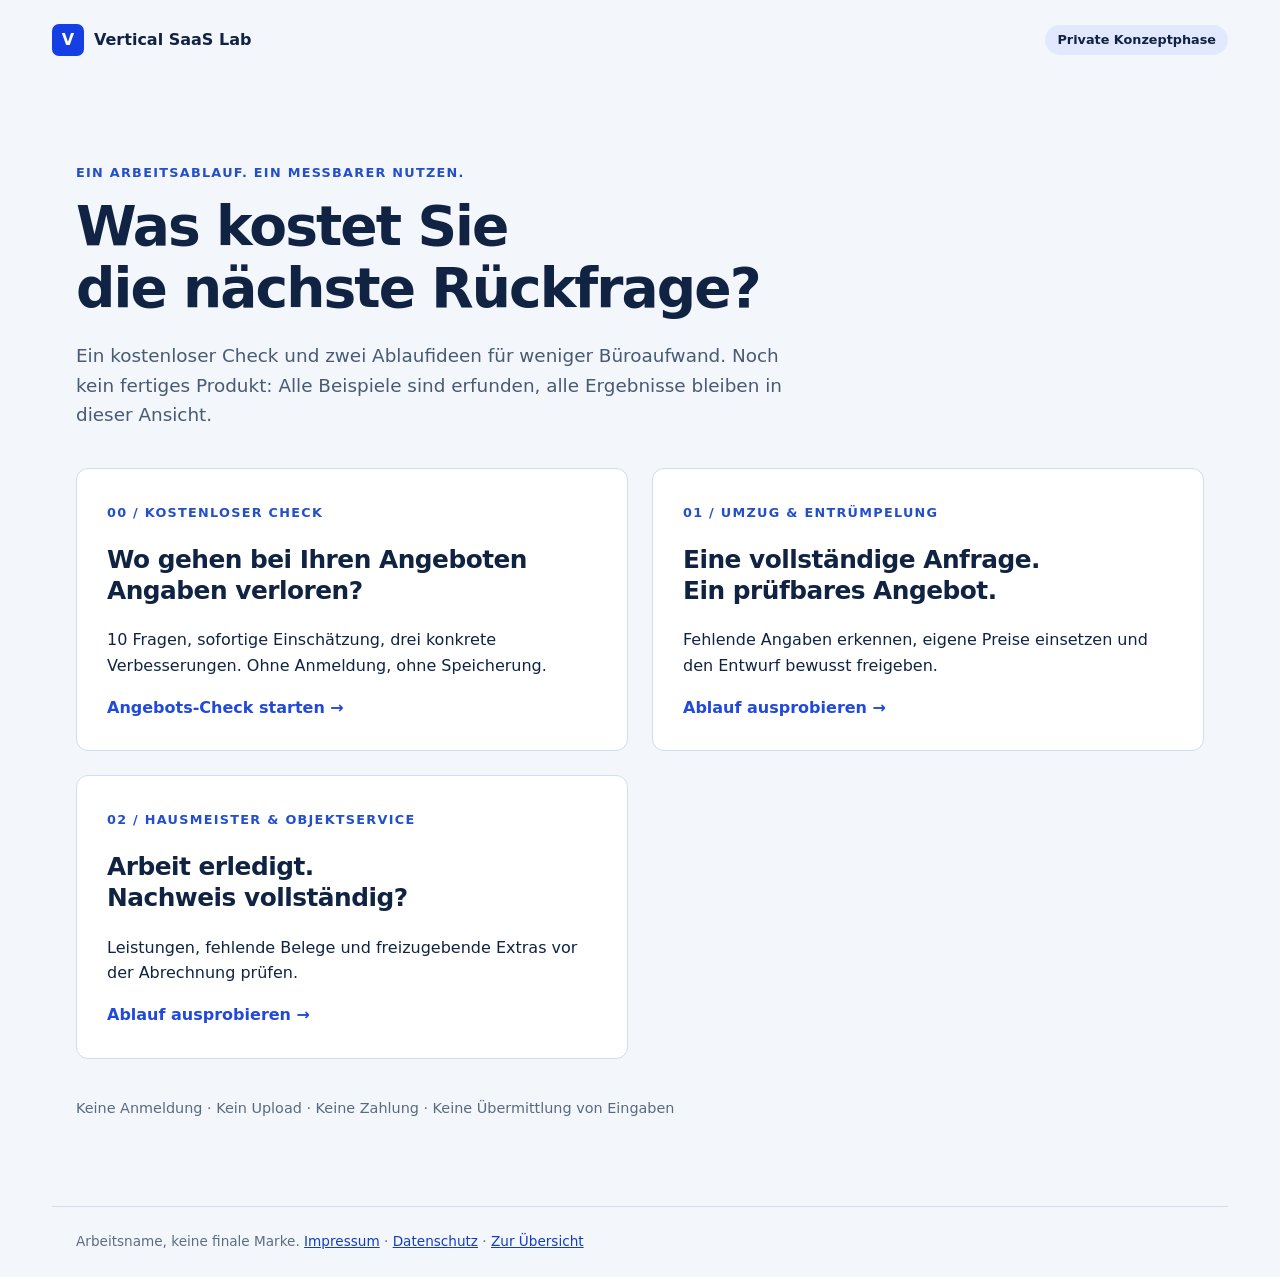
<file: index.html>
<!doctype html>
<html lang="de"><head><meta charset="utf-8"><meta name="viewport" content="width=device-width,initial-scale=1"><meta name="description" content="Kostenloser Angebots-Check und zwei private Ablaufprototypen für die Validierung eines deutschen Branchenprodukts."><title>Vertical SaaS Lab · Ablaufprototypen</title><link rel="icon" href="favicon.svg" type="image/svg+xml"><link rel="stylesheet" href="styles.css"></head><body><header><a class="brand" href="index.html"><span class="mark">V</span> Vertical SaaS Lab</a><span class="tag">Private Konzeptphase</span></header><main class="chooser"><p class="eyebrow">EIN ARBEITSABLAUF. EIN MESSBARER NUTZEN.</p><h1>Was kostet Sie<br>die nächste Rückfrage?</h1><p class="lede">Ein kostenloser Check und zwei Ablaufideen für weniger Büroaufwand. Noch kein fertiges Produkt: Alle Beispiele sind erfunden, alle Ergebnisse bleiben in dieser Ansicht.</p><div class="choice-grid"><a class="choice" href="angebots-check.html"><span class="eyebrow">00 / KOSTENLOSER CHECK</span><h2>Wo gehen bei Ihren Angeboten Angaben verloren?</h2><p>10 Fragen, sofortige Einschätzung, drei konkrete Verbesserungen. Ohne Anmeldung, ohne Speicherung.</p><strong>Angebots-Check starten →</strong></a><a class="choice" href="umzug.html"><span class="eyebrow">01 / UMZUG & ENTRÜMPELUNG</span><h2>Eine vollständige Anfrage.<br>Ein prüfbares Angebot.</h2><p>Fehlende Angaben erkennen, eigene Preise einsetzen und den Entwurf bewusst freigeben.</p><strong>Ablauf ausprobieren →</strong></a><a class="choice" href="objektservice.html"><span class="eyebrow">02 / HAUSMEISTER & OBJEKTSERVICE</span><h2>Arbeit erledigt.<br>Nachweis vollständig?</h2><p>Leistungen, fehlende Belege und freizugebende Extras vor der Abrechnung prüfen.</p><strong>Ablauf ausprobieren →</strong></a></div><p class="muted">Keine Anmeldung · Kein Upload · Keine Zahlung · Keine Übermittlung von Eingaben</p></main><footer>Arbeitsname, keine finale Marke. <a href="impressum.html">Impressum</a> · <a href="datenschutz.html">Datenschutz</a> · <a href="index.html">Zur Übersicht</a></footer></body></html>
</file>
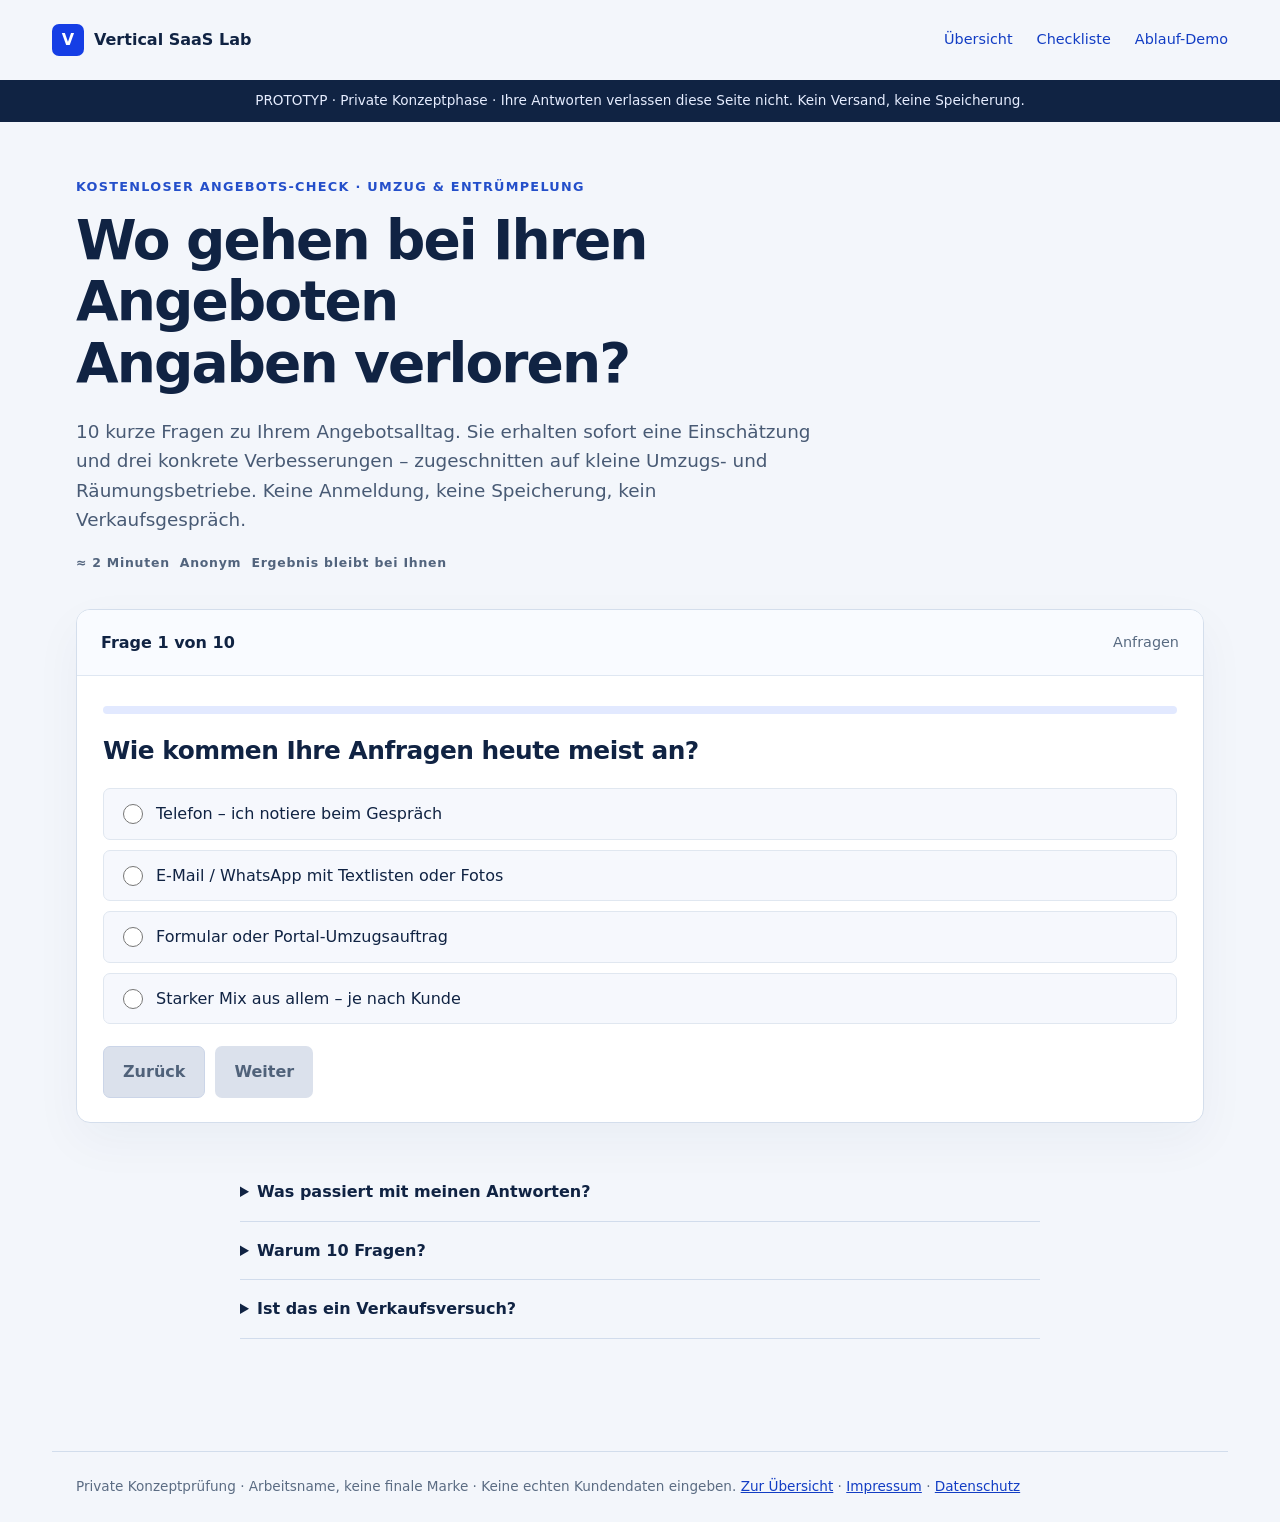
<file: angebots-check.html>
<!doctype html>
<html lang="de"><head>
<meta charset="utf-8"><meta name="viewport" content="width=device-width,initial-scale=1">

<meta name="description" content="Kostenloser Angebots-Check für kleine Umzugs- und Räumungsbetriebe: 10 Fragen zeigen, wo bei der Angebotsbearbeitung Angaben verloren gehen. Ohne Anmeldung, ohne Speicherung.">
<title>Angebots-Check für Umzugsbetriebe · Vertical SaaS Lab</title>
<link rel="icon" href="favicon.svg" type="image/svg+xml">
<link rel="stylesheet" href="styles.css">
<style>
.q-card{display:none}.q-card.active{display:block}
.opt{display:flex;align-items:flex-start;gap:10px;margin:10px 0;padding:12px 14px;background:#f6f8fd;border:1px solid #e0e7f0;border-radius:7px;cursor:pointer}
.opt:hover{border-color:#94a9f4;background:#eef2ff}
.opt input{width:20px;height:20px;flex-shrink:0;margin-top:3px;accent-color:#153ee5}
.opt label{cursor:pointer;display:block}
.progressbar{height:8px;background:#e2e9ff;border-radius:4px;overflow:hidden;margin:6px 0 22px}
.progressbar>div{height:100%;background:#153ee5;width:0%;transition:width .2s}
.rec{border:1px solid #dce5f1;border-left:4px solid #153ee5;background:#fff;border-radius:8px;padding:14px 16px;margin:12px 0}
.rec h3{margin:0 0 6px}
.scorebox{display:flex;align-items:center;gap:18px;background:#f1f5fc;border-radius:10px;padding:16px 20px;margin:18px 0}
.scorebox strong{font-size:2.4rem;line-height:1}
.optin{background:#f2f6fc;border-radius:10px;padding:18px 20px;margin:22px 0}
.optin label.checkline{display:flex;align-items:flex-start;gap:10px;margin:12px 0;font-size:.95rem}
.optin input{width:18px;height:18px;margin-top:3px;accent-color:#153ee5}
.qmeta{font-size:.85rem;color:#52647d;margin:4px 0 14px}
.legend{display:flex;gap:10px;flex-wrap:wrap;margin:18px 0}
.legend span{font-size:.78rem;font-weight:700;letter-spacing:.06em;color:#52647d}
.steps{display:flex;justify-content:space-between;align-items:center}
@media(max-width:850px){.scorebox{flex-direction:column;align-items:flex-start;gap:6px}}
</style>
</head>
<body>
<header>
  <a class="brand" href="index.html"><span class="mark">V</span> Vertical SaaS Lab</a>
  <nav><a href="index.html">Übersicht</a><a href="checkliste.html">Checkliste</a><a href="umzug.html">Ablauf-Demo</a></nav>
</header>
<div class="notice">PROTOTYP · Private Konzeptphase · Ihre Antworten verlassen diese Seite nicht. Kein Versand, keine Speicherung.</div>

<main>
  <p class="eyebrow">KOSTENLOSER ANGEBOTS-CHECK · UMZUG &amp; ENTRÜMPELUNG</p>
  <h1>Wo gehen bei Ihren Angeboten<br>Angaben verloren?</h1>
  <p class="lede">10 kurze Fragen zu Ihrem Angebotsalltag. Sie erhalten sofort eine Einschätzung und drei konkrete Verbesserungen – zugeschnitten auf kleine Umzugs- und Räumungsbetriebe. Keine Anmeldung, keine Speicherung, kein Verkaufsgespräch.</p>
  <div class="legend"><span>≈ 2 Minuten</span><span>Anonym</span><span>Ergebnis bleibt bei Ihnen</span></div>

  <div class="workspace">
    <div class="workspace-top">
      <p><strong>Frage <span id="qnum">1</span> von 10</strong></p>
      <p class="muted" id="topic">Anfragen</p>
    </div>
    <div style="padding:24px 26px">
      <div class="progressbar"><div id="bar"></div></div>

      <!-- Q1 -->
      <section class="q-card active" data-q="1">
        <h2>Wie kommen Ihre Anfragen heute meist an?</h2>
        <div class="opt"><input type="radio" name="q1" id="q1a" value="1"><label for="q1a">Telefon – ich notiere beim Gespräch</label></div>
        <div class="opt"><input type="radio" name="q1" id="q1b" value="2"><label for="q1b">E-Mail / WhatsApp mit Textlisten oder Fotos</label></div>
        <div class="opt"><input type="radio" name="q1" id="q1c" value="3"><label for="q1c">Formular oder Portal-Umzugsauftrag</label></div>
        <div class="opt"><input type="radio" name="q1" id="q1d" value="2"><label for="q1d">Starker Mix aus allem – je nach Kunde</label></div>
      </section>

      <!-- Q2 -->
      <section class="q-card" data-q="2">
        <h2>Was fehlt in der ersten Anfrage am häufigsten?</h2>
        <div class="opt"><input type="radio" name="q2" id="q2a" value="2"><label for="q2a">Der tatsächliche Umfang (Zimmer, Zugänge, Sonderfälle)</label></div>
        <div class="opt"><input type="radio" name="q2" id="q2b" value="2"><label for="q2b">Einsatzort / Adresse(n) im Detail</label></div>
        <div class="opt"><input type="radio" name="q2" id="q2c" value="1"><label for="q2c">Der Terminwunsch</label></div>
        <div class="opt"><input type="radio" name="q2" id="q2d" value="0"><label for="q2d">Eigentlich nichts – Anfragen sind vollständig</label></div>
      </section>

      <!-- Q3 -->
      <section class="q-card" data-q="3">
        <h2>Wie entsteht Ihr Angebot?</h2>
        <div class="opt"><input type="radio" name="q3" id="q3a" value="2"><label for="q3a">Aus einer Vorlage (Word/Excel), die ich von Hand ausfülle</label></div>
        <div class="opt"><input type="radio" name="q3" id="q3b" value="1"><label for="q3b">Aus dem Kopf, nach Gespräch/Besichtigung</label></div>
        <div class="opt"><input type="radio" name="q3" id="q3c" value="1"><label for="q3c">Mit Software (Umzugs-/Kalkulationsprogramm)</label></div>
        <div class="opt"><input type="radio" name="q3" id="q3d" value="0"><label for="q3d">Mit Software plus persönlicher Prüfung – funktioniert gut</label></div>
      </section>

      <!-- Q4 -->
      <section class="q-card" data-q="4">
        <h2>Wie oft müssen Sie nachfassen, bis alle Angaben für ein Angebot da sind?</h2>
        <div class="opt"><input type="radio" name="q4" id="q4a" value="0"><label for="q4a">Fast nie</label></div>
        <div class="opt"><input type="radio" name="q4" id="q4b" value="1"><label for="q4b">1–2 Rückfragen pro Auftrag</label></div>
        <div class="opt"><input type="radio" name="q4" id="q4c" value="2"><label for="q4c">3 oder mehr Rückfragen – das kostet Zeit</label></div>
      </section>

      <!-- Q5 -->
      <section class="q-card" data-q="5">
        <h2>Was ändert sich nach der Angebotserstellung häufig?</h2>
        <div class="opt"><input type="radio" name="q5" id="q5a" value="2"><label for="q5a">Umfang oder Zugänge weichen vom Besichtigungsbild ab</label></div>
        <div class="opt"><input type="radio" name="q5" id="q5b" value="1"><label for="q5b">Termine verschieben sich</label></div>
        <div class="opt"><input type="radio" name="q5" id="q5c" value="1"><label for="q5c">Zusatzwünsche kommen dazu (Packen, Lagerung, Entrümpelung)</label></div>
        <div class="opt"><input type="radio" name="q5" id="q5d" value="0"><label for="q5d">Selten bis nie – der erste Stand hält</label></div>
      </section>

      <!-- Q6 -->
      <section class="q-card" data-q="6">
        <h2>Wo wird der endgültige Stand des Auftrags festgehalten?</h2>
        <div class="opt"><input type="radio" name="q6" id="q6a" value="2"><label for="q6a">Verteilt: E-Mail-Verlauf, Notizen, Telefon, Werkstatt-Tafel</label></div>
        <div class="opt"><input type="radio" name="q6" id="q6b" value="1"><label for="q6b">In der Angebotsdatei, die ich mühsam aktuell halte</label></div>
        <div class="opt"><input type="radio" name="q6" id="q6c" value="1"><label for="q6c">Bei der Person, die den Auftrag betreut</label></div>
        <div class="opt"><input type="radio" name="q6" id="q6d" value="0"><label for="q6d">An einem festen, immer gleichen Ort</label></div>
      </section>

      <!-- Q7 -->
      <section class="q-card" data-q="7">
        <h2>Wer erstellt die Angebote?</h2>
        <div class="opt"><input type="radio" name="q7" id="q7a" value="2"><label for="q7a">Ich selbst – meist abends oder am Wochenende</label></div>
        <div class="opt"><input type="radio" name="q7" id="q7b" value="1"><label for="q7b">Büro / Disposition</label></div>
        <div class="opt"><input type="radio" name="q7" id="q7c" value="0"><label for="q7c">Feste zuständige Person mit klarer Zeit dafür</label></div>
      </section>

      <!-- Q8 -->
      <section class="q-card" data-q="8">
        <h2>Wie viele qualifizierte Anfragen erreichen Sie pro Monat?</h2>
        <p class="qmeta">Gemeint: konkrete Aufträge in Ihrem Gebiet, für die ein Angebot oder eine Besichtigung sinnvoll ist.</p>
        <div class="opt"><input type="radio" name="q8" id="q8a" value="0"><label for="q8a">Unter 20</label></div>
        <div class="opt"><input type="radio" name="q8" id="q8b" value="1"><label for="q8b">20–40</label></div>
        <div class="opt"><input type="radio" name="q8" id="q8c" value="2"><label for="q8c">Über 40</label></div>
      </section>

      <!-- Q9 -->
      <section class="q-card" data-q="9">
        <h2>Welche Werkzeuge nutzen Sie heute für Anfragen und Angebote?</h2>
        <div class="opt"><input type="radio" name="q9" id="q9a" value="0"><label for="q9a">Spezialsoftware</label></div>
        <div class="opt"><input type="radio" name="q9" id="q9b" value="1"><label for="q9b">E-Mail, WhatsApp, Excel/Word</label></div>
        <div class="opt"><input type="radio" name="q9" id="q9c" value="2"><label for="q9c">Vor allem Papier und Telefonnotizen</label></div>
      </section>

      <!-- Q10 -->
      <section class="q-card" data-q="10">
        <h2>Was ärgert Sie an Ihrer heutigen Angebotsbearbeitung am meisten?</h2>
        <div class="opt"><input type="radio" name="q10" id="q10a" value="2"><label for="q10a">Zeit – ich sitze abends an Angeboten statt im Betrieb</label></div>
        <div class="opt"><input type="radio" name="q10" id="q10b" value="2"><label for="q10b">Fehlende Angaben führen zu Diskussionen auf der Baustelle</label></div>
        <div class="opt"><input type="radio" name="q10" id="q10c" value="1"><label for="q10c">Ich kann schlecht nachvollziehen, wo ein Auftrag gerade steht</label></div>
        <div class="opt"><input type="radio" name="q10" id="q10d" value="0"><label for="q10d">Nichts Größeres – läuft, wie es ist</label></div>
      </section>

      <!-- Result -->
      <section class="q-card" id="result">
        <h2>Ihre Einschätzung</h2>
        <div class="scorebox"><strong id="score">–</strong><p id="scoretext" style="margin:0"></p></div>
        <div id="recs"></div>
        <div class="optin">
          <h3>Ergebnis + 8-Punkte-Checkliste per E-Mail?</h3>
          <p class="muted">Wir schicken Ihnen Ihr Ergebnis und die 8-Punkte-Checkliste für vollständige Anfragen per E-Mail. Wir nutzen Ihre Adresse nur für diese eine Antwort – kein Newsletter, kein Anruf, keine Weitergabe.</p>
          <label class="checkline"><input type="checkbox" id="consent"><span>Ja, bitte senden Sie mir das Ergebnis per E-Mail. (Freiwillige, ausdrückliche Einwilligung – jederzeit widerrufbar.)</span></label>
          <div class="actions">
            <button class="button" id="mailbtn" disabled>Ergebnis anfordern</button>
            <button class="secondary button" id="copybtn">Ergebnis kopieren</button>
          </div>
          <p class="muted" id="mailhint" style="margin-top:10px">Das öffnet Ihr E-Mail-Programm mit einer vorbereiteten Anfrage. Die E-Mail senden Sie selbst – so bleibt die Kontrolle komplett bei Ihnen.</p>
          <p class="muted" id="copyhint" hidden>Ergebnis in die Zwischenablage kopiert – Sie können es selbst in eine E-Mail einfügen und senden.</p>
          <p class="muted" style="margin-top:12px">Nicht warten? <a href="checkliste.html">8-Punkte-Checkliste direkt öffnen und ausdrucken →</a></p>
        </div>
        <p class="muted">Hinweis: Dies ist eine private Konzeptprüfung eines möglichen Werkzeugs, keine Geschäftsbeziehung. Die Auswertung ist eine Selbsteinschätzung auf Basis Ihrer Angaben, keine Beratung.</p>
        <div class="actions" style="margin-top:18px">
          <button class="button secondary" id="restart">Check neu starten</button>
          <a class="button" href="umzug.html">Ablauf-Demo ansehen →</a>
        </div>
      </section>

      <div class="actions" style="margin-top:22px" id="navbtns">
        <button class="secondary button" id="back" disabled>Zurück</button>
        <button class="button" id="next" disabled>Weiter</button>
      </div>
    </div>
  </div>

  <div class="faq">
    <details><summary>Was passiert mit meinen Antworten?</summary><p>Nichts. Diese Seite speichert und übermittelt nichts. Die Auswertung berechnet Ihr Ergebnis allein im Browser. Nur wenn Sie selbst danach aktiv Ihre E-Mail senden, erreichen uns Angaben.</p></details>
    <details><summary>Warum 10 Fragen?</summary><p>Sie entsprechen den Punkten, die in der Praxis die meisten Rückfragen, Baustellen-Diskussionen und Abendbüros verursachen: Anfragenweg, Vollständigkeit, Nachfassen, spätere Änderungen, Festhalten des Endstands.</p></details>
    <details><summary>Ist das ein Verkaufsversuch?</summary><p>Der Check ist zuerst eine Selbstprüfung. Wenn am Ende Interesse an einem begrenzten Praxis-Test besteht, entscheiden Sie das selbst – es gibt keine automatischen Folgenachrichten.</p></details>
  </div>
</main>

<footer>Private Konzeptprüfung · Arbeitsname, keine finale Marke · Keine echten Kundendaten eingeben. <a href="index.html">Zur Übersicht</a> · <a href="impressum.html">Impressum</a> · <a href="datenschutz.html">Datenschutz</a></footer>

<script>
(function(){
  var TOTAL=10, cur=1, answers={}, lastResult={pct:0,level:'gering'}, TOPICS={1:"Anfragen",2:"Vollständigkeit",3:"Angebote",4:"Nachfassen",5:"Änderungen",6:"Festhalten",7:"Verantwortlich",8:"Volumen",9:"Werkzeuge",10:"Ärgernis"};
  var cards=document.querySelectorAll('.q-card'), bar=document.getElementById('bar'),
      qnum=document.getElementById('qnum'), topic=document.getElementById('topic'),
      next=document.getElementById('next'), back=document.getElementById('back'),
      nav=document.getElementById('navbtns');
  function show(n){cur=n;cards.forEach(function(c){c.classList.toggle('active', +c.dataset.q===n|| (c.id==='result'&&n===11))});
    qnum.textContent=Math.min(n,10); topic.textContent=n>10?"Ergebnis":TOPICS[n];
    bar.style.width=(Math.min(n-1,TOTAL)/TOTAL*100)+'%';
    var isRes=n===11; nav.hidden=isRes; back.disabled=(n===1);
    var g=document.querySelector('input[name="q'+n+'"]:checked'); next.disabled=!g;
    next.textContent=n===TOTAL?"Auswertung anzeigen":"Weiter";
    if(isRes)render();
  }
  document.addEventListener('change',function(e){ if(e.target.name&&e.target.name.indexOf('q')===0){answers[e.target.name]=+e.target.value; next.disabled=false;}});
  next.addEventListener('click',function(){ if(cur<TOTAL)show(cur+1); else show(11); });
  back.addEventListener('click',function(){ if(cur>1)show(cur-1); });
  document.getElementById('restart').addEventListener('click',function(){ location.reload(); });

  function render(){
    var v=function(k){return answers[k]!==undefined?answers[k]:0};
    var score=0; for(var i=1;i<=10;i++)score+=v('q'+i);
    var pct=Math.round(score/20*100);
    var el=document.getElementById('score'); el.textContent=pct+'/100';
    var txt=document.getElementById('scoretext');
    var level;
    if(pct>=60){txt.textContent='Hoher Klärungsbedarf: Ihre Angaben zeigen mehrere typische Verlustpunkte. Genau hier entstehen Rückfragen, Baustellen-Diskussionen und Abendbüros.';level='hoch'}
    else if(pct>=30){txt.textContent='Mittlerer Klärungsbedarf: Einige Abläufe funktionieren, an bestimmten Stellen gehen Angaben oder Zeit verloren.';level='mittel'}
    else{txt.textContent='Geringer Klärungsbedarf: Ihre Angebotsbearbeitung ist bereits strukturiert. Die folgenden Punkte können Sie stabil halten.';level='gering'}
    var recs=document.getElementById('recs'); recs.innerHTML='';
    function rec(t,d){var div=document.createElement('div');div.className='rec';var h=document.createElement('h3');h.textContent=t;var p=document.createElement('p');p.textContent=d;div.appendChild(h);div.appendChild(p);recs.appendChild(div);return div}
    if(v('q5')>0){rec('Änderungen sichtbar machen','Notieren Sie bei jedem Auftrag nach der Angebotserstellung eine feste Zeile „Stand: Datum – was neu ist“. Schon dieses eine Feld verhindert die häufigsten Diskussionen, weil jeder auf demselben Stand arbeitet.')}
    if(v('q6')>=1){rec('Einen festen Endstand pro Auftrag','Der endgültige Stand gehört an einen immer gleichen Ort – nicht in den E-Mail-Verlauf. Ein einfaches Blatt pro Auftrag mit „Letzter Stand am …“ reicht für den Anfang völlig aus.')}
    if(v('q4')>=1){rec('Einmal nachfragen statt dreimal','Prüfen Sie Anfragen direkt beim ersten Kontakt gegen eine kurze feste Liste: Umfang, Zugänge, Einsatzadresse, Terminwunsch. Eine strukturierte Erstfrage spart typischerweise zwei Rückfragen pro Auftrag.')}
    if(v('q7')===2&&v('q8')>=1){rec('Angebote aus dem Abendbüro holen','Bei 20+ Anfragen pro Monat und abendlicher Angebotserstellung lohnt es sich, den ersten Entwurf vor dem Abend anzustoßen (Vorlage mit vorbefüllten Stammdaten) – der Feinschliff bleibt bei Ihnen, das Blatt ist nie leer.')}
    if(v('q10')===2){rec('Diskussionen auf der Baustelle vermeiden','Weicht der tatsächliche Umfang vom Angebot ab, zählen Sie die Abweichung sofort mit Datum auf dem Auftrag fest. Das schützt Ihren Preis und die Beziehung – Diskussionen entstehen fast immer aus mündlichen Abweichungen.')}
    if(level==='gering'&&!recs.childNodes.length){rec('Ihr Ablauf ist stabil','Halten Sie das fest: dokumentieren Sie einmal, wie Ihre aktuelle Vorlage und Ihr Ablauf heute funktionieren. Das ist wertvoll – und jede künftige Entscheidung lässt sich daran messen.')}
    var opt=rec('Nächster Schritt: 30-Tage-Praxistest','Wenn Sie möchten, prüfen wir gemeinsam in einem begrenzten Test (bis zu 10 Angebotsfälle, 149 € netto, keine automatische Verlängerung), ob sich Ihr Büroaufwand messbar reduzieren lässt. Der Test ist eine eigene Entscheidung – dieser Check verpflichtet Sie zu nichts.');
    opt.style.borderLeftColor='#e29600';
    lastResult={pct:pct,level:level};
  }

  function summaryText(){
    var pct=lastResult.pct, level=lastResult.level;
    var lines=['Angebots-Check – Ergebnis: '+pct+'/100 ('+level+'er Klärungsbedarf)',''];
    for(var i=1;i<=10;i++){lines.push('Frage '+i+': '+(answers['q'+i]!==undefined?answers['q'+i]:'—'))}
    lines.push('','Bitte senden Sie mir mein Ergebnis und die 8-Punkte-Checkliste.','(Freiwillige Einwilligung, jederzeit widerrufbar. Kein Newsletter.)');
    return lines.join('\n');
  }
  var mailbtn=document.getElementById('mailbtn'), consent=document.getElementById('consent');
  consent.addEventListener('change',function(){mailbtn.disabled=!consent.checked});
  mailbtn.addEventListener('click',function(){
    var s=summaryText();
    location.href='mailto:hussamabbar5@gmail.com?subject='+encodeURIComponent('Angebots-Check: Ergebnis anfordern')+'&body='+encodeURIComponent(s);
  });
  document.getElementById('copybtn').addEventListener('click',function(){
    var s=summaryText();
    if(navigator.clipboard){navigator.clipboard.writeText(s).then(function(){document.getElementById('copyhint').hidden=false;});}
  });
  show(1);
})();
</script>
</body></html>
</file>
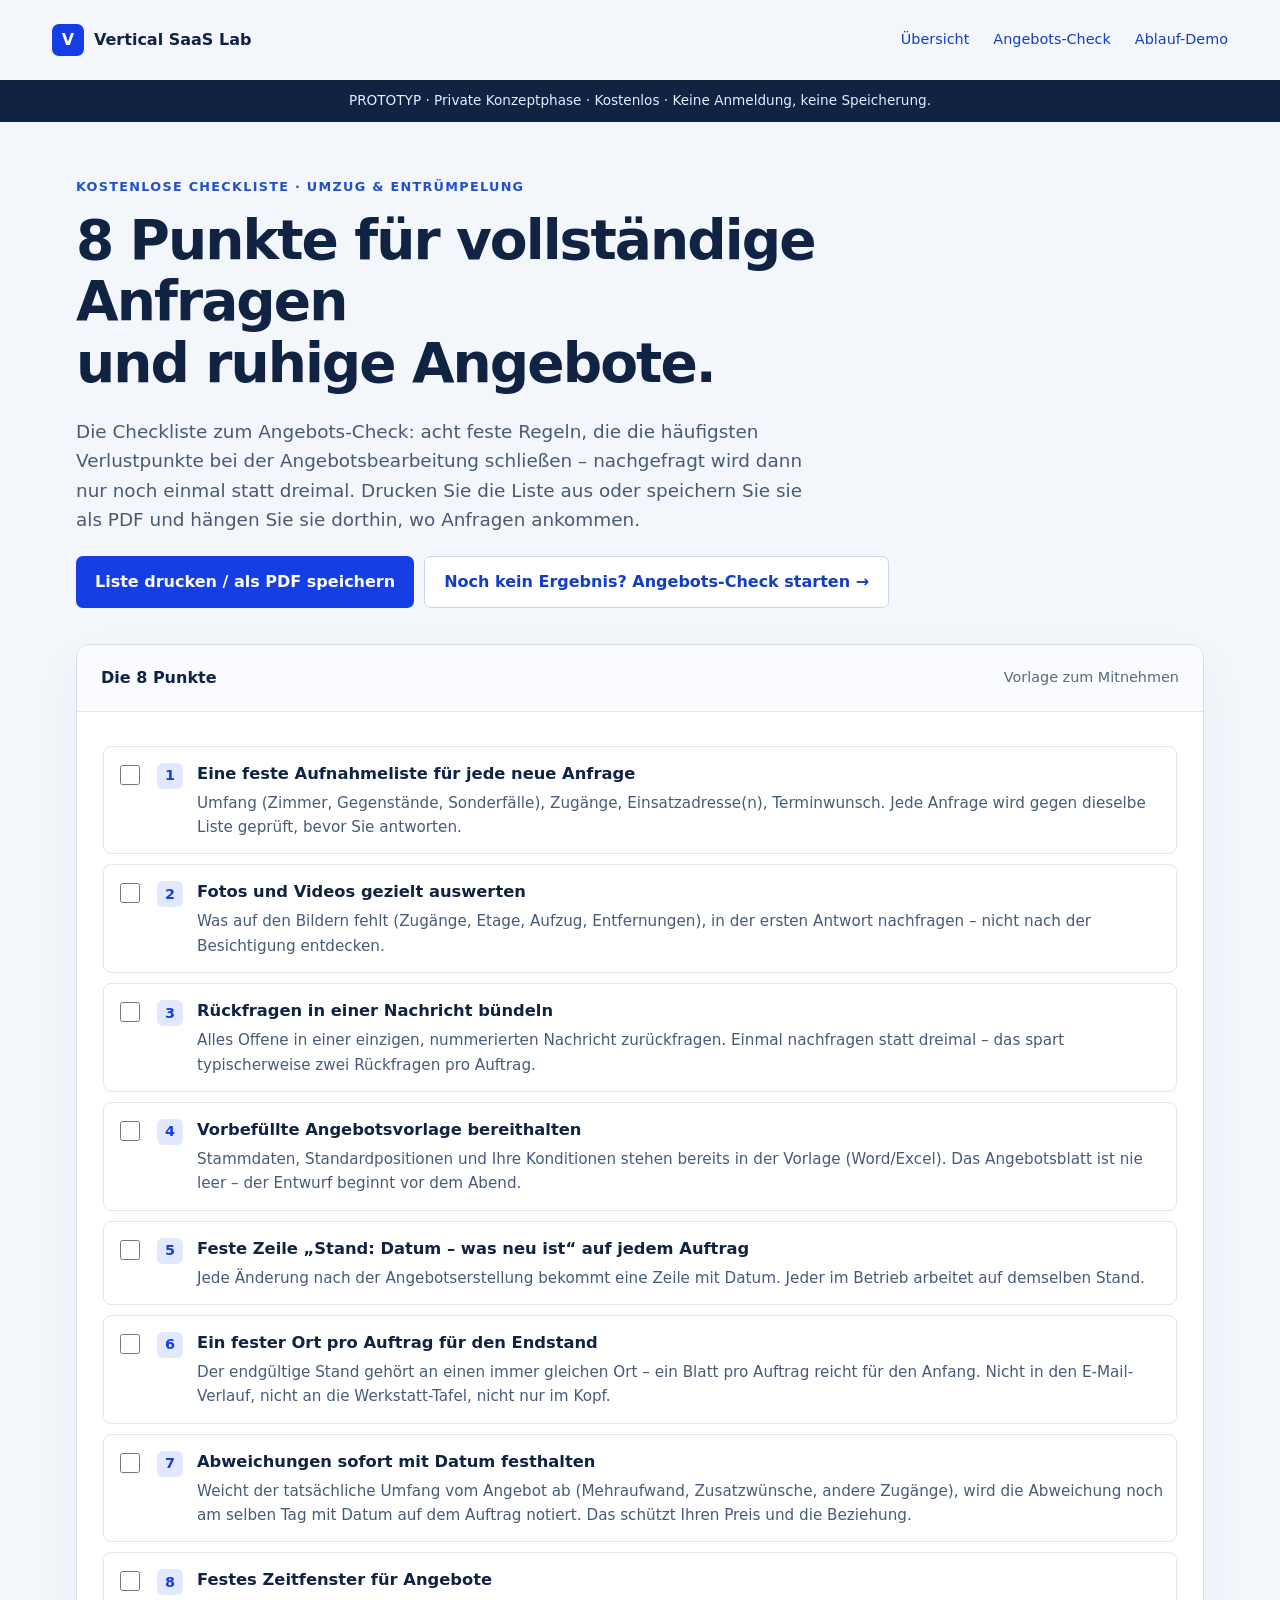
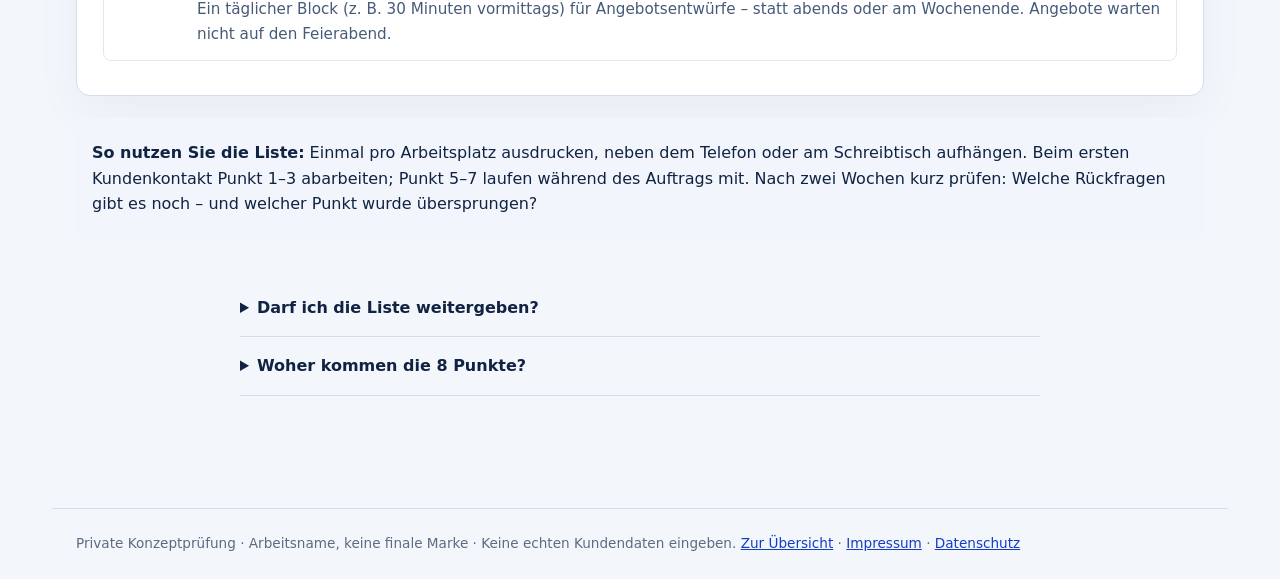
<file: checkliste.html>
<!doctype html>
<html lang="de"><head>
<meta charset="utf-8"><meta name="viewport" content="width=device-width,initial-scale=1">

<meta name="description" content="Die kostenlose 8-Punkte-Checkliste für vollständige Umzugs- und Räumungsanfragen: zum Ausdrucken oder als PDF speichern. Keine Anmeldung, keine Speicherung.">
<title>8-Punkte-Checkliste für Umzugsanfragen · Vertical SaaS Lab</title>
<link rel="icon" href="favicon.svg" type="image/svg+xml">
<link rel="stylesheet" href="styles.css">
<style>
.cl-item{display:flex;align-items:flex-start;gap:14px;padding:14px 12px;border:1px solid #e0e7f0;border-radius:8px;margin:10px 0;background:#fff;page-break-inside:avoid}
.cl-item input{width:20px;height:20px;flex-shrink:0;margin-top:4px;accent-color:#153ee5}
.cl-item .cl-num{display:inline-grid;place-items:center;width:26px;height:26px;border-radius:6px;background:#e2e9ff;color:#153ee5;font-weight:750;font-size:.9rem;flex-shrink:0;margin-top:2px}
.cl-item h3{margin:0 0 4px;font-size:1.02rem}
.cl-item p{margin:0;color:#465b79;font-size:.95rem}
.cl-headline{display:flex;gap:12px;align-items:flex-start}
.cl-item:hover{border-color:#94a9f4}
.printline{display:none}
@media print{
  body{background:#fff}
  .workspace{border:0;box-shadow:none;margin-top:10px}
  main{padding:0;max-width:100%}
  .no-print{display:none!important}
  .printline{display:block;margin:18px 0 6px;color:#586a81;font-size:.9rem}
  .cl-item{break-inside:avoid}
  h1{font-size:22pt}
}
</style>
</head>
<body>
<header>
  <a class="brand" href="index.html"><span class="mark">V</span> Vertical SaaS Lab</a>
  <nav><a href="index.html">Übersicht</a><a href="angebots-check.html">Angebots-Check</a><a href="umzug.html">Ablauf-Demo</a></nav>
</header>
<div class="notice">PROTOTYP · Private Konzeptphase · Kostenlos · Keine Anmeldung, keine Speicherung.</div>

<main>
  <p class="eyebrow">KOSTENLOSE CHECKLISTE · UMZUG &amp; ENTRÜMPELUNG</p>
  <h1>8 Punkte für vollständige Anfragen<br>und ruhige Angebote.</h1>
  <p class="lede">Die Checkliste zum Angebots-Check: acht feste Regeln, die die häufigsten Verlustpunkte bei der Angebotsbearbeitung schließen – nachgefragt wird dann nur noch einmal statt dreimal. Drucken Sie die Liste aus oder speichern Sie sie als PDF und hängen Sie sie dorthin, wo Anfragen ankommen.</p>

  <div class="actions no-print" style="margin:22px 0">
    <button class="button" id="printbtn">Liste drucken / als PDF speichern</button>
    <a class="secondary button" href="angebots-check.html">Noch kein Ergebnis? Angebots-Check starten →</a>
  </div>
  <p class="printline">Abhaken und aushängen – eine Liste pro Arbeitsplatz. Stand: _______________</p>

  <div class="workspace">
    <div class="workspace-top"><p><strong>Die 8 Punkte</strong></p><p class="muted">Vorlage zum Mitnehmen</p></div>
    <div style="padding:24px 26px">

      <div class="cl-item"><input type="checkbox" aria-label="Punkt 1 abhaken"><span class="cl-num">1</span><div class="cl-headline"><div><h3>Eine feste Aufnahmeliste für jede neue Anfrage</h3><p>Umfang (Zimmer, Gegenstände, Sonderfälle), Zugänge, Einsatzadresse(n), Terminwunsch. Jede Anfrage wird gegen dieselbe Liste geprüft, bevor Sie antworten.</p></div></div></div>

      <div class="cl-item"><input type="checkbox" aria-label="Punkt 2 abhaken"><span class="cl-num">2</span><div><h3>Fotos und Videos gezielt auswerten</h3><p>Was auf den Bildern fehlt (Zugänge, Etage, Aufzug, Entfernungen), in der ersten Antwort nachfragen – nicht nach der Besichtigung entdecken.</p></div></div>

      <div class="cl-item"><input type="checkbox" aria-label="Punkt 3 abhaken"><span class="cl-num">3</span><div><h3>Rückfragen in einer Nachricht bündeln</h3><p>Alles Offene in einer einzigen, nummerierten Nachricht zurückfragen. Einmal nachfragen statt dreimal – das spart typischerweise zwei Rückfragen pro Auftrag.</p></div></div>

      <div class="cl-item"><input type="checkbox" aria-label="Punkt 4 abhaken"><span class="cl-num">4</span><div><h3>Vorbefüllte Angebotsvorlage bereithalten</h3><p>Stammdaten, Standardpositionen und Ihre Konditionen stehen bereits in der Vorlage (Word/Excel). Das Angebotsblatt ist nie leer – der Entwurf beginnt vor dem Abend.</p></div></div>

      <div class="cl-item"><input type="checkbox" aria-label="Punkt 5 abhaken"><span class="cl-num">5</span><div><h3>Feste Zeile „Stand: Datum – was neu ist“ auf jedem Auftrag</h3><p>Jede Änderung nach der Angebotserstellung bekommt eine Zeile mit Datum. Jeder im Betrieb arbeitet auf demselben Stand.</p></div></div>

      <div class="cl-item"><input type="checkbox" aria-label="Punkt 6 abhaken"><span class="cl-num">6</span><div><h3>Ein fester Ort pro Auftrag für den Endstand</h3><p>Der endgültige Stand gehört an einen immer gleichen Ort – ein Blatt pro Auftrag reicht für den Anfang. Nicht in den E-Mail-Verlauf, nicht an die Werkstatt-Tafel, nicht nur im Kopf.</p></div></div>

      <div class="cl-item"><input type="checkbox" aria-label="Punkt 7 abhaken"><span class="cl-num">7</span><div><h3>Abweichungen sofort mit Datum festhalten</h3><p>Weicht der tatsächliche Umfang vom Angebot ab (Mehraufwand, Zusatzwünsche, andere Zugänge), wird die Abweichung noch am selben Tag mit Datum auf dem Auftrag notiert. Das schützt Ihren Preis und die Beziehung.</p></div></div>

      <div class="cl-item"><input type="checkbox" aria-label="Punkt 8 abhaken"><span class="cl-num">8</span><div><h3>Festes Zeitfenster für Angebote</h3><p>Ein täglicher Block (z. B. 30 Minuten vormittags) für Angebotsentwürfe – statt abends oder am Wochenende. Angebote warten nicht auf den Feierabend.</p></div></div>

    </div>
  </div>

  <div class="info" style="margin-top:22px">
    <p><strong>So nutzen Sie die Liste:</strong> Einmal pro Arbeitsplatz ausdrucken, neben dem Telefon oder am Schreibtisch aufhängen. Beim ersten Kundenkontakt Punkt 1–3 abarbeiten; Punkt 5–7 laufen während des Auftrags mit. Nach zwei Wochen kurz prüfen: Welche Rückfragen gibt es noch – und welcher Punkt wurde übersprungen?</p>
  </div>

  <div class="faq no-print">
    <details><summary>Darf ich die Liste weitergeben?</summary><p>Ja, gerne vollständig und unverändert – an Kollegen, Mitarbeitende oder andere Betriebe. Sie ist kostenlos und enthält keine Werbung.</p></details>
    <details><summary>Woher kommen die 8 Punkte?</summary><p>Aus den zehn Fragen des <a href="angebots-check.html">Angebots-Checks</a>: Sie decken genau die Stellen ab, an denen kleine Umzugs- und Räumungsbetriebe am häufigsten Angaben, Zeit und Geld verlieren.</p></details>
  </div>
</main>

<footer>Private Konzeptprüfung · Arbeitsname, keine finale Marke · Keine echten Kundendaten eingeben. <a href="index.html">Zur Übersicht</a> · <a href="impressum.html">Impressum</a> · <a href="datenschutz.html">Datenschutz</a></footer>

<script>
(function(){
  document.getElementById('printbtn').addEventListener('click',function(){window.print()});
})();
</script>
</body></html>
</file>
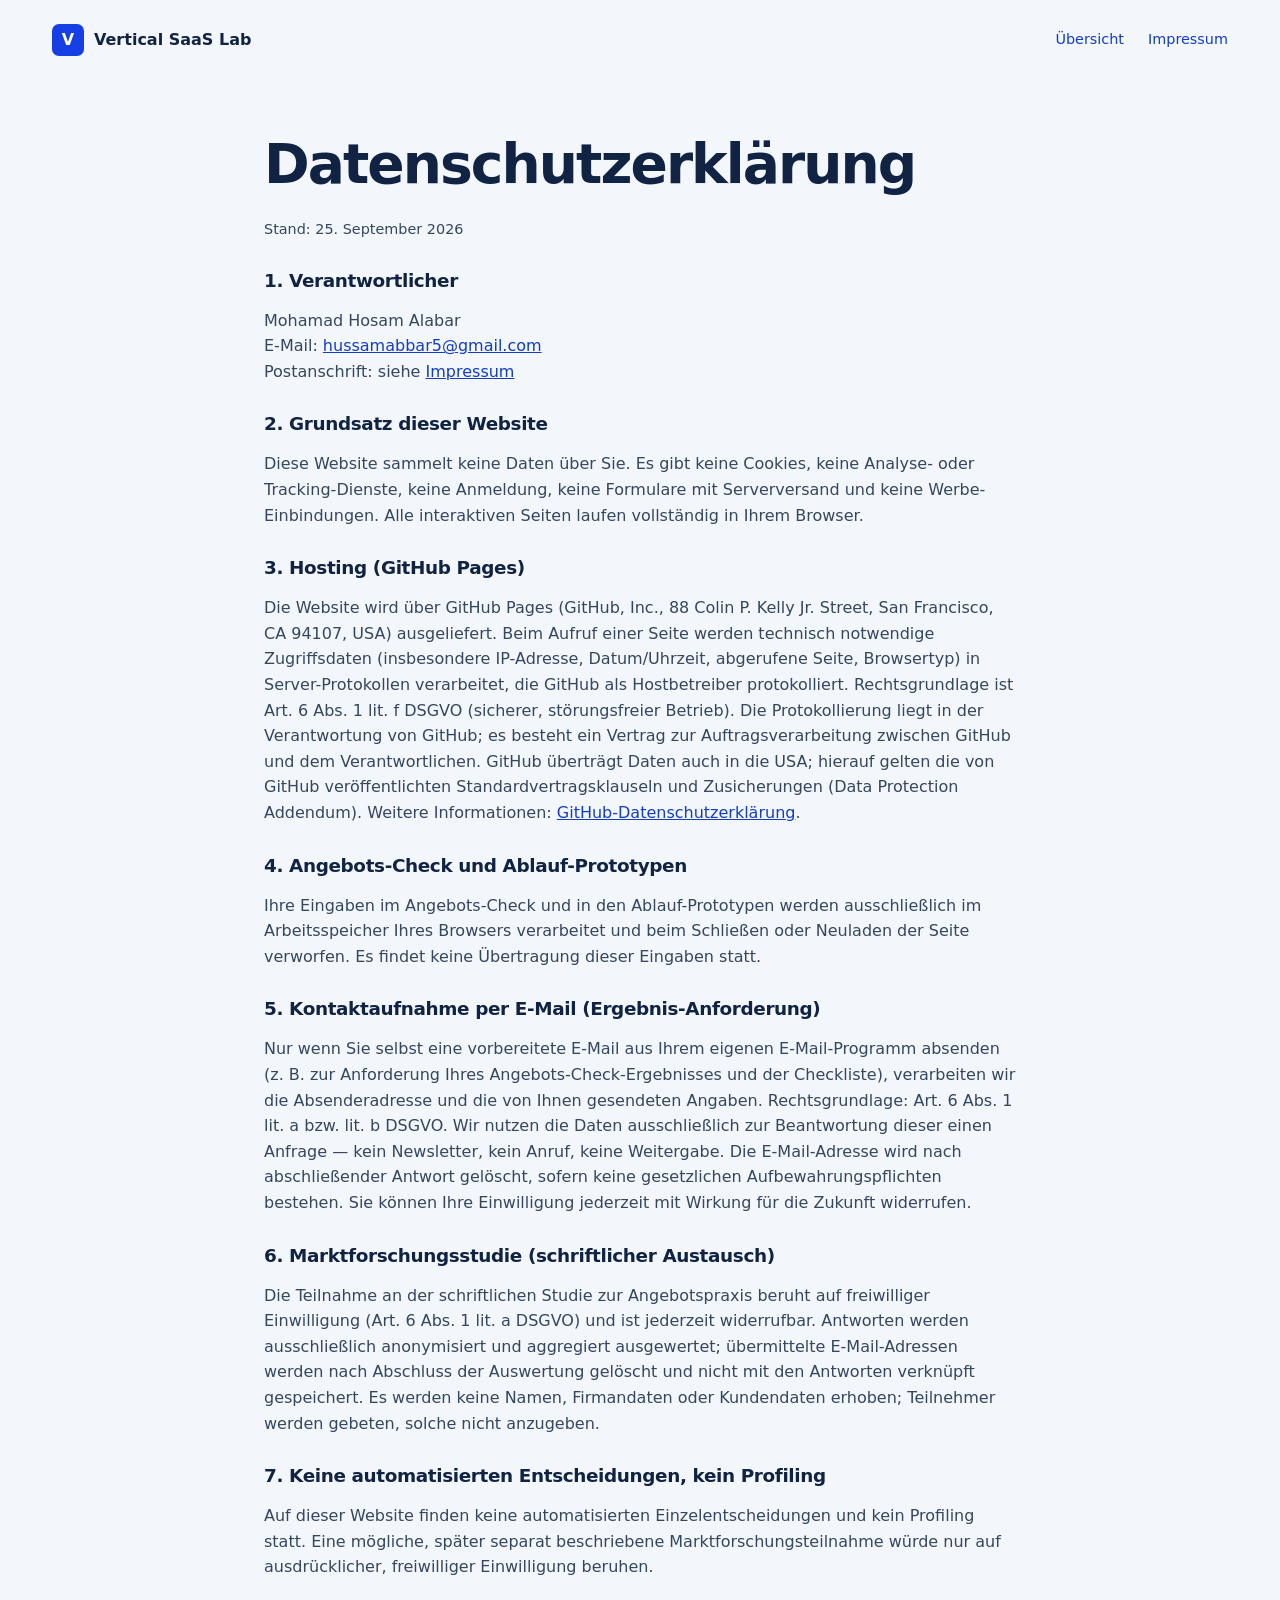
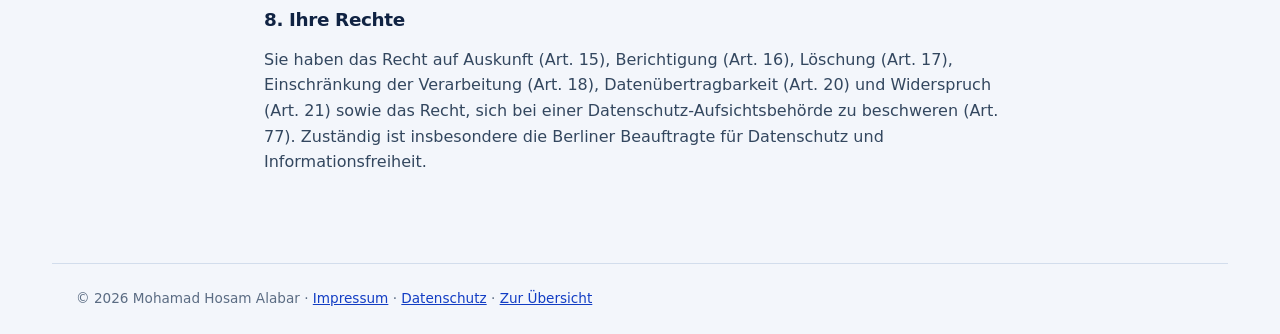
<file: datenschutz.html>
<!doctype html>
<html lang="de"><head>
<meta charset="utf-8"><meta name="viewport" content="width=device-width,initial-scale=1">
<meta name="description" content="Datenschutzerklärung — Informationen zur Verarbeitung personenbezogener Daten auf Vertical SaaS Lab gemäß DSGVO.">
<title>Datenschutzerklärung · Vertical SaaS Lab</title>
<link rel="icon" href="favicon.svg" type="image/svg+xml">
<link rel="stylesheet" href="styles.css">
<style>
.legal{max-width:800px;margin:0 auto}
.legal h2{margin-top:28px;font-size:1.15rem}
.legal p,.legal li{color:#33475f}
</style>
</head>
<body>
<header>
  <a class="brand" href="index.html"><span class="mark">V</span> Vertical SaaS Lab</a>
  <nav><a href="index.html">Übersicht</a><a href="impressum.html">Impressum</a></nav>
</header>

<main class="legal">
  <h1>Datenschutzerklärung</h1>
  <p class="muted">Stand: 25. September 2026</p>

  <h2>1. Verantwortlicher</h2>
  <p>Mohamad Hosam Alabar<br>E-Mail: <a href="mailto:hussamabbar5@gmail.com">hussamabbar5@gmail.com</a><br>Postanschrift: siehe <a href="impressum.html">Impressum</a></p>

  <h2>2. Grundsatz dieser Website</h2>
  <p>Diese Website sammelt keine Daten über Sie. Es gibt keine Cookies, keine Analyse- oder Tracking-Dienste, keine Anmeldung, keine Formulare mit Serverversand und keine Werbe-Einbindungen. Alle interaktiven Seiten laufen vollständig in Ihrem Browser.</p>

  <h2>3. Hosting (GitHub Pages)</h2>
  <p>Die Website wird über GitHub Pages (GitHub, Inc., 88 Colin P. Kelly Jr. Street, San Francisco, CA 94107, USA) ausgeliefert. Beim Aufruf einer Seite werden technisch notwendige Zugriffsdaten (insbesondere IP-Adresse, Datum/Uhrzeit, abgerufene Seite, Browsertyp) in Server-Protokollen verarbeitet, die GitHub als Hostbetreiber protokolliert. Rechtsgrundlage ist Art. 6 Abs. 1 lit. f DSGVO (sicherer, störungsfreier Betrieb). Die Protokollierung liegt in der Verantwortung von GitHub; es besteht ein Vertrag zur Auftragsverarbeitung zwischen GitHub und dem Verantwortlichen. GitHub überträgt Daten auch in die USA; hierauf gelten die von GitHub veröffentlichten Standardvertragsklauseln und Zusicherungen (Data Protection Addendum). Weitere Informationen: <a href="https://docs.github.com/de/site-policy/privacy-policies/github-privacy-statement" rel="noopener">GitHub-Datenschutzerklärung</a>.</p>

  <h2>4. Angebots-Check und Ablauf-Prototypen</h2>
  <p>Ihre Eingaben im Angebots-Check und in den Ablauf-Prototypen werden ausschließlich im Arbeitsspeicher Ihres Browsers verarbeitet und beim Schließen oder Neuladen der Seite verworfen. Es findet keine Übertragung dieser Eingaben statt.</p>

  <h2>5. Kontaktaufnahme per E-Mail (Ergebnis-Anforderung)</h2>
  <p>Nur wenn Sie selbst eine vorbereitete E-Mail aus Ihrem eigenen E-Mail-Programm absenden (z. B. zur Anforderung Ihres Angebots-Check-Ergebnisses und der Checkliste), verarbeiten wir die Absenderadresse und die von Ihnen gesendeten Angaben. Rechtsgrundlage: Art. 6 Abs. 1 lit. a bzw. lit. b DSGVO. Wir nutzen die Daten ausschließlich zur Beantwortung dieser einen Anfrage — kein Newsletter, kein Anruf, keine Weitergabe. Die E-Mail-Adresse wird nach abschließender Antwort gelöscht, sofern keine gesetzlichen Aufbewahrungspflichten bestehen. Sie können Ihre Einwilligung jederzeit mit Wirkung für die Zukunft widerrufen.</p>

  <h2>6. Marktforschungsstudie (schriftlicher Austausch)</h2>
  <p>Die Teilnahme an der schriftlichen Studie zur Angebotspraxis beruht auf freiwilliger Einwilligung (Art. 6 Abs. 1 lit. a DSGVO) und ist jederzeit widerrufbar. Antworten werden ausschließlich anonymisiert und aggregiert ausgewertet; übermittelte E-Mail-Adressen werden nach Abschluss der Auswertung gelöscht und nicht mit den Antworten verknüpft gespeichert. Es werden keine Namen, Firmandaten oder Kundendaten erhoben; Teilnehmer werden gebeten, solche nicht anzugeben.</p>

  <h2>7. Keine automatisierten Entscheidungen, kein Profiling</h2>
  <p>Auf dieser Website finden keine automatisierten Einzelentscheidungen und kein Profiling statt. Eine mögliche, später separat beschriebene Marktforschungsteilnahme würde nur auf ausdrücklicher, freiwilliger Einwilligung beruhen.</p>

  <h2>8. Ihre Rechte</h2>
  <p>Sie haben das Recht auf Auskunft (Art. 15), Berichtigung (Art. 16), Löschung (Art. 17), Einschränkung der Verarbeitung (Art. 18), Datenübertragbarkeit (Art. 20) und Widerspruch (Art. 21) sowie das Recht, sich bei einer Datenschutz-Aufsichtsbehörde zu beschweren (Art. 77). Zuständig ist insbesondere die Berliner Beauftragte für Datenschutz und Informationsfreiheit.</p>
</main>

<footer>© 2026 Mohamad Hosam Alabar · <a href="impressum.html">Impressum</a> · <a href="datenschutz.html">Datenschutz</a> · <a href="index.html">Zur Übersicht</a></footer>
</body></html>
</file>
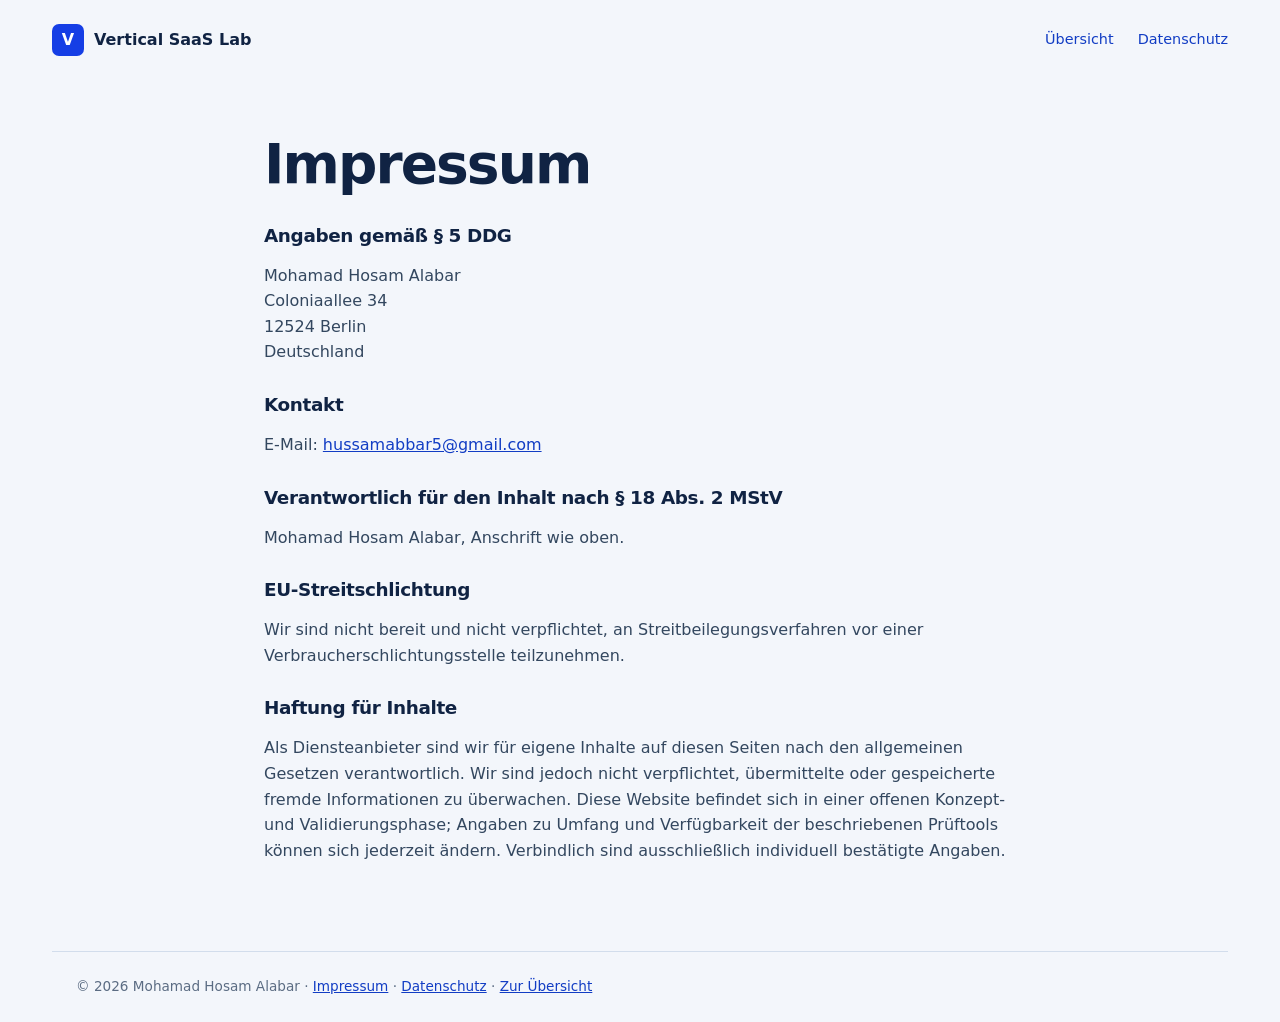
<file: impressum.html>
<!doctype html>
<html lang="de"><head>
<meta charset="utf-8"><meta name="viewport" content="width=device-width,initial-scale=1">
<meta name="description" content="Impressum — Angaben gemäß § 5 DDG zum Angebot von Vertical SaaS Lab.">
<title>Impressum · Vertical SaaS Lab</title>
<link rel="icon" href="favicon.svg" type="image/svg+xml">
<link rel="stylesheet" href="styles.css">
<style>
.legal{max-width:800px;margin:0 auto}
.legal h2{margin-top:28px;font-size:1.15rem}
.legal p,.legal li{color:#33475f}
</style>
</head>
<body>
<header>
  <a class="brand" href="index.html"><span class="mark">V</span> Vertical SaaS Lab</a>
  <nav><a href="index.html">Übersicht</a><a href="datenschutz.html">Datenschutz</a></nav>
</header>

<main class="legal">
  <h1>Impressum</h1>

  <h2>Angaben gemäß § 5 DDG</h2>
  <p>Mohamad Hosam Alabar<br>Coloniaallee 34<br>12524 Berlin<br>Deutschland</p>

  <h2>Kontakt</h2>
  <p>E-Mail: <a href="mailto:hussamabbar5@gmail.com">hussamabbar5@gmail.com</a></p>

  <h2>Verantwortlich für den Inhalt nach § 18 Abs. 2 MStV</h2>
  <p>Mohamad Hosam Alabar, Anschrift wie oben.</p>

  <h2>EU-Streitschlichtung</h2>
  <p>Wir sind nicht bereit und nicht verpflichtet, an Streitbeilegungsverfahren vor einer Verbraucherschlichtungsstelle teilzunehmen.</p>

  <h2>Haftung für Inhalte</h2>
  <p>Als Diensteanbieter sind wir für eigene Inhalte auf diesen Seiten nach den allgemeinen Gesetzen verantwortlich. Wir sind jedoch nicht verpflichtet, übermittelte oder gespeicherte fremde Informationen zu überwachen. Diese Website befindet sich in einer offenen Konzept- und Validierungsphase; Angaben zu Umfang und Verfügbarkeit der beschriebenen Prüftools können sich jederzeit ändern. Verbindlich sind ausschließlich individuell bestätigte Angaben.</p>
</main>

<footer>© 2026 Mohamad Hosam Alabar · <a href="impressum.html">Impressum</a> · <a href="datenschutz.html">Datenschutz</a> · <a href="index.html">Zur Übersicht</a></footer>
</body></html>
</file>
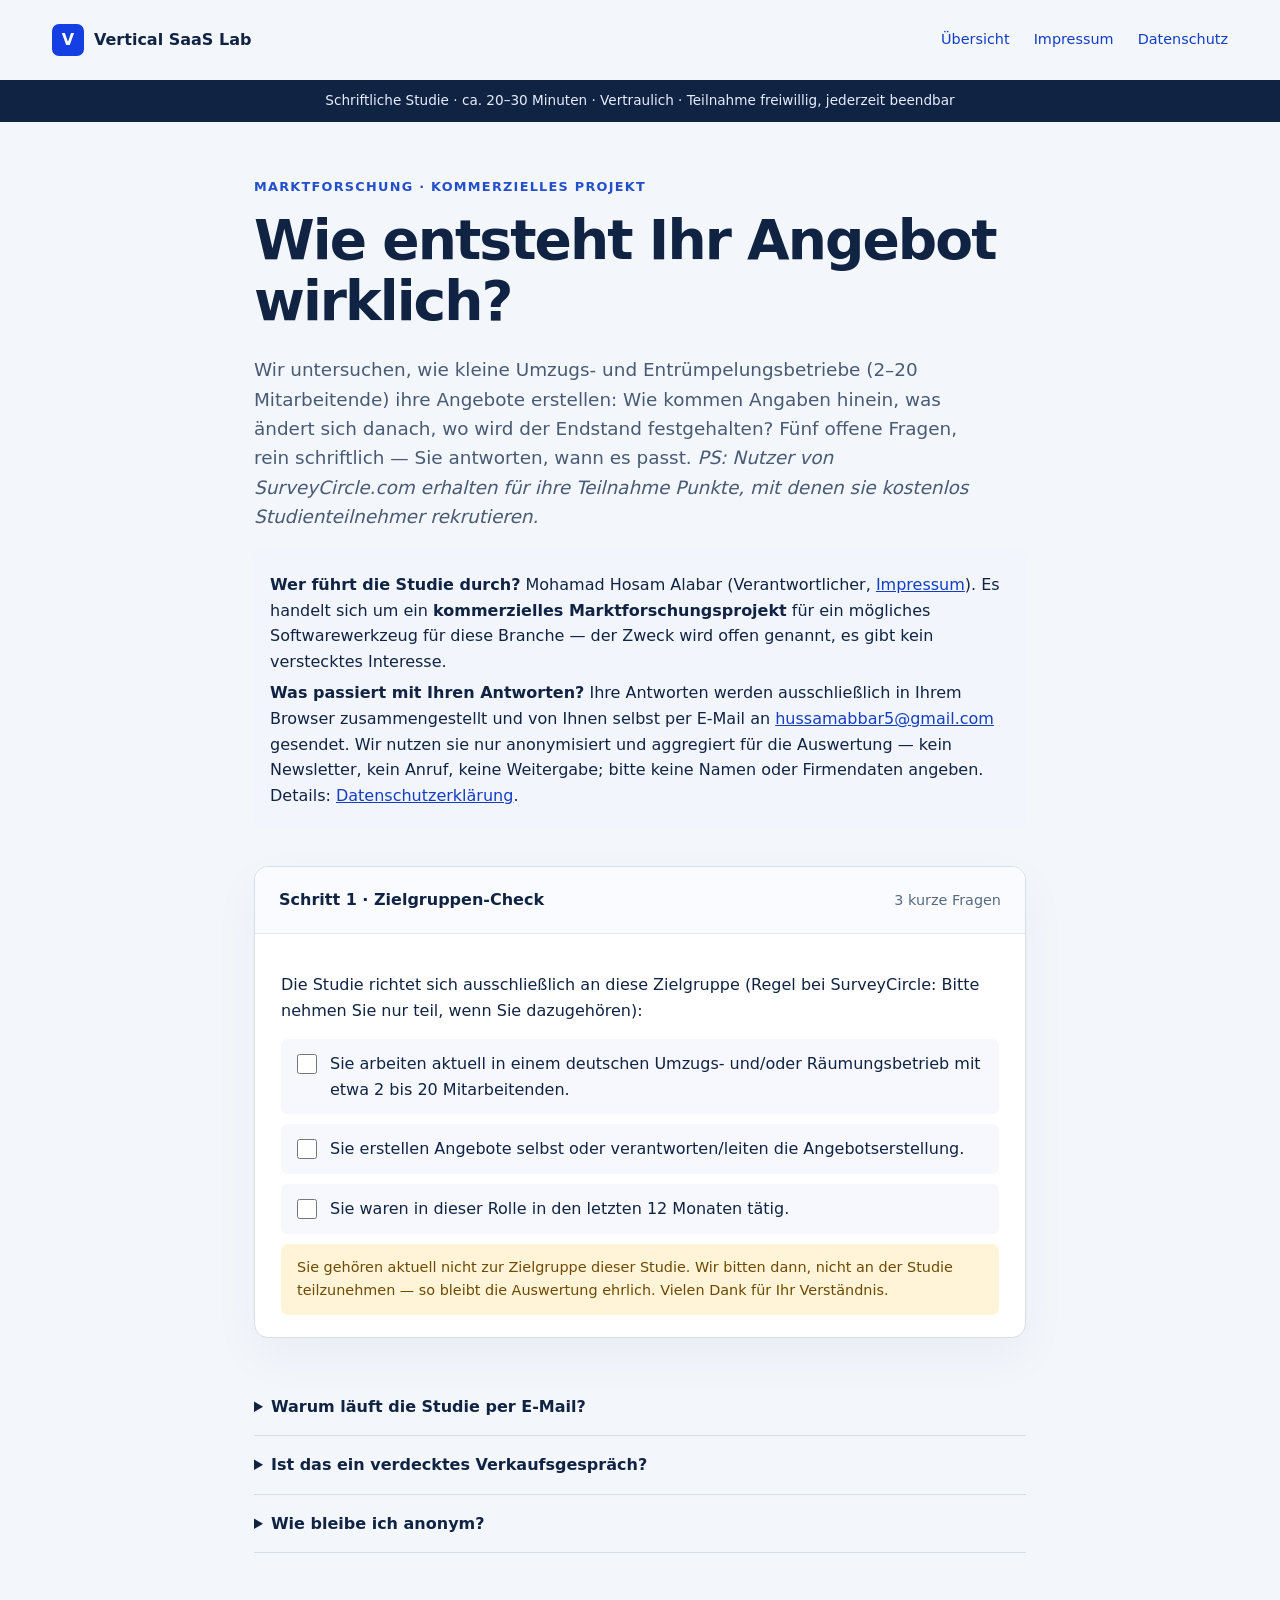
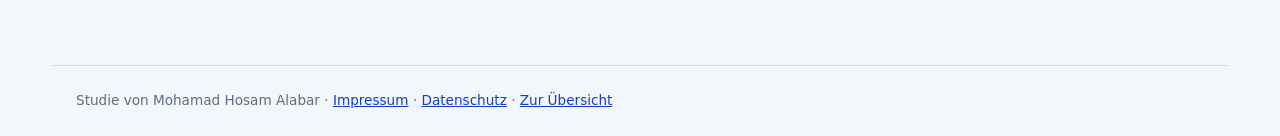
<file: studie.html>
<!doctype html>
<html lang="de"><head>
<meta charset="utf-8"><meta name="viewport" content="width=device-width,initial-scale=1">
<meta name="robots" content="noindex,nofollow">
<meta name="description" content="Schriftliche Studie zur Angebotspraxis in kleinen Umzugs- und Räumungsbetrieben — 5 offene Fragen, ca. 20–30 Minuten, vertraulich.">
<title>Studie: Angebotspraxis in kleinen Umzugs- und Räumungsbetrieben</title>
<link rel="icon" href="favicon.svg" type="image/svg+xml">
<link rel="stylesheet" href="styles.css">
<style>
.q-block{margin:22px 0}
.q-block label{display:block;font-weight:650;margin-bottom:8px}
.q-block textarea{width:100%;min-height:110px;font:inherit;padding:12px;border:1px solid #b8c7dd;border-radius:7px;box-sizing:border-box}
.q-block .hint{font-size:.85rem;color:#586a81;margin-top:4px}
.screen{display:flex;align-items:flex-start;gap:10px;margin:10px 0;padding:12px;background:#f6f8fd;border-radius:7px}
.screen input{width:20px;height:20px;flex-shrink:0;margin-top:3px;accent-color:#153ee5}
.done{background:#e8f5ef;color:#17593b;padding:14px 18px;border-radius:7px;margin-top:16px}
.warn{background:#fff4d8;color:#6e4900;padding:12px 16px;border-radius:7px;font-size:.9rem}
.done .sc-code{display:inline-block;background:#fff;border:1px solid #17593b;border-radius:6px;padding:2px 10px;font-size:1.05rem;letter-spacing:.06em;margin-left:6px}
.notice-bar{background:#102343;color:#e6edff;padding:10px 20px;text-align:center;font-size:.85rem}
</style>
</head>
<body>
<header>
  <a class="brand" href="index.html"><span class="mark">V</span> Vertical SaaS Lab</a>
  <nav><a href="index.html">Übersicht</a><a href="impressum.html">Impressum</a><a href="datenschutz.html">Datenschutz</a></nav>
</header>
<div class="notice-bar">Schriftliche Studie · ca. 20–30 Minuten · Vertraulich · Teilnahme freiwillig, jederzeit beendbar</div>

<main style="max-width:820px;margin:auto">
  <p class="eyebrow">MARKTFORSCHUNG · KOMMERZIELLES PROJEKT</p>
  <h1>Wie entsteht Ihr Angebot wirklich?</h1>
  <p class="lede">Wir untersuchen, wie kleine Umzugs- und Entrümpelungsbetriebe (2–20 Mitarbeitende) ihre Angebote erstellen: Wie kommen Angaben hinein, was ändert sich danach, wo wird der Endstand festgehalten? Fünf offene Fragen, rein schriftlich — Sie antworten, wann es passt. <em>PS: Nutzer von SurveyCircle.com erhalten für ihre Teilnahme Punkte, mit denen sie kostenlos Studienteilnehmer rekrutieren.</em></p>

  <div class="info">
    <p><strong>Wer führt die Studie durch?</strong> Mohamad Hosam Alabar (Verantwortlicher, <a href="impressum.html">Impressum</a>). Es handelt sich um ein <strong>kommerzielles Marktforschungsprojekt</strong> für ein mögliches Softwarewerkzeug für diese Branche — der Zweck wird offen genannt, es gibt kein verstecktes Interesse.</p>
    <p><strong>Was passiert mit Ihren Antworten?</strong> Ihre Antworten werden ausschließlich in Ihrem Browser zusammengestellt und von Ihnen selbst per E-Mail an <a href="mailto:hussamabbar5@gmail.com">hussamabbar5@gmail.com</a> gesendet. Wir nutzen sie nur anonymisiert und aggregiert für die Auswertung — kein Newsletter, kein Anruf, keine Weitergabe; bitte keine Namen oder Firmendaten angeben. Details: <a href="datenschutz.html">Datenschutzerklärung</a>.</p>
  </div>

  <div class="workspace">
    <div class="workspace-top"><p><strong>Schritt 1 · Zielgruppen-Check</strong></p><p class="muted">3 kurze Fragen</p></div>
    <div style="padding:22px 26px">
      <p>Die Studie richtet sich ausschließlich an diese Zielgruppe (Regel bei SurveyCircle: Bitte nehmen Sie nur teil, wenn Sie dazugehören):</p>
      <label class="screen"><input type="checkbox" id="s1"><span>Sie arbeiten aktuell in einem deutschen Umzugs- und/oder Räumungsbetrieb mit etwa 2 bis 20 Mitarbeitenden.</span></label>
      <label class="screen"><input type="checkbox" id="s2"><span>Sie erstellen Angebote selbst oder verantworten/leiten die Angebotserstellung.</span></label>
      <label class="screen"><input type="checkbox" id="s3"><span>Sie waren in dieser Rolle in den letzten 12 Monaten tätig.</span></label>
      <div id="screen-msg" class="warn" hidden>Sie gehören aktuell nicht zur Zielgruppe dieser Studie. Wir bitten dann, nicht an der Studie teilzunehmen — so bleibt die Auswertung ehrlich. Vielen Dank für Ihr Verständnis.</div>
    </div>
  </div>

  <div class="workspace" id="study-part" hidden>
    <div class="workspace-top"><p><strong>Schritt 2 · Die fünf Fragen</strong></p><p class="muted">Stichwort-Zeilen genügen</p></div>
    <div style="padding:22px 26px">
      <p class="muted">Denken Sie an den <strong>zuletzt abgeschlossenen Auftrag</strong>. Auch wenn alles reibungslos lief, hilft mir Ihre Beschreibung. Vertrauliche Details können Sie überspringen.</p>

      <div class="q-block"><label for="q1">1. Wie kamen die Angaben in das Angebot?</label><textarea id="q1" placeholder="z. B. Telefonnotiz, WhatsApp-Fotos, Besichtigung, Portal-Formular …"></textarea><p class="hint">Weg der Anfrage, Werkzeuge, wer notiert.</p></div>

      <div class="q-block"><label for="q2">2. Was änderte sich danach gegenüber dem ersten Stand?</label><textarea id="q2" placeholder="z. B. Umfang, Termine, Zusatzwünsche, Zugänge …"></textarea></div>

      <div class="q-block"><label for="q3">3. Wie wurde der endgültige Stand festgehalten — wo und von wem?</label><textarea id="q3" placeholder="z. B. E-Mail-Verlauf, Notizbuch, Werkstatt-Tafel, im Kopf …"></textarea></div>

      <div class="q-block"><label for="q4">4. Wie oft mussten Sie nachfassen, bis alle Angaben da waren? Was fehlte typischerweise?</label><textarea id="q4" placeholder="z. B. zwei Rückfragen; gefehlt: Etage, Aufzug, genaue Adresse …"></textarea></div>

      <div class="q-block"><label for="q5">5. Was kostet Sie die Angebotserstellung heute am meisten Zeit — und was würde sich ändern, wenn sie wegfiele?</label><textarea id="q5"></textarea></div>

      <div class="q-block"><label for="q6">Optional: Was möchte ich noch loswerden?</label><textarea id="q6" style="min-height:70px"></textarea></div>

      <label class="check" style="margin-top:18px"><input type="checkbox" id="consent"><span>Ich bin damit einverstanden, dass meine Antworten anonymisiert und aggregiert zur Auswertung verwendet werden. (Freiwillig, jederzeit widerrufbar — Widerruf an die Kontaktadresse genügt.)</span></label>

      <div class="actions">
        <button class="button" id="sendbtn" disabled>Antworten per E-Mail senden</button>
        <button class="secondary button" id="copybtn" disabled>Antworten kopieren</button>
      </div>
      <p class="muted" style="margin-top:10px">Das öffnet Ihr E-Mail-Programm mit einer vorbereiteten Antwort an hussamabbar5@gmail.com. Sie senden selbst — nichts verlässt diese Seite ohne Ihre Aktion. Keine Namen, keine Firmandaten, keine Kundendaten eintragen.</p>
      <p class="muted" id="copyhint" hidden>Antworten in die Zwischenablage kopiert — bitte selbst an hussamabbar5@gmail.com senden.</p>
      <div id="done-box" class="done" hidden><strong>Danke!</strong> Falls Sie über SurveyCircle kommen: Lösen Sie den folgenden Survey Code unter <a href="https://www.surveycircle.com" rel="noopener">www.surveycircle.com</a> ein und erhalten Sie Ihre Punkte — erst <strong>nach dem Absenden</strong> Ihrer Antworten (Regel #4): <strong class="sc-code">HKZK-V5P7-955U-TLBL</strong><br>Ein-Klick-Einlösung: <a href="https://www.surveycircle.com/HKZK-V5P7-955U-TLBL/" rel="noopener">Survey Code mit einem Klick einlösen</a><br><br>Ihre Antworten werden anonymisiert ausgewertet; eine persönliche Antwort erhalten Sie nicht, damit Ihre Anonymität gewahrt bleibt.</div>
    </div>
  </div>

  <div class="faq">
    <details><summary>Warum läuft die Studie per E-Mail?</summary><p>Weil so keine Umfrageplattform Ihre Angaben speichern muss: Die Antworten entstehen bei Ihnen und werden von Ihnen selbst gesendet. Wir erhalten nur das, was Sie ausdrücklich abschicken.</p></details>
    <details><summary>Ist das ein verdecktes Verkaufsgespräch?</summary><p>Nein. Es gibt in dieser Studie kein Angebot, keinen Preis und keine Nachfass-Nachricht. Die Studie dient der Marktforschung; der kommerzielle Zweck ist oben offen genannt.</p></details>
    <details><summary>Wie bleibe ich anonym?</summary><p>Tragen Sie keine Namen — weder Ihren noch den von Kunden oder Mitarbeitenden. Ausgewertet wird nur anonymisiert und aggregiert. Ihre E-Mail-Adresse sehen wir nur, weil Ihre Mail sie technisch mitliefert; sie wird nach der Auswertung gelöscht und nicht mit Antworten verknüpft gespeichert.</p></details>
  </div>
</main>

<footer>Studie von Mohamad Hosam Alabar · <a href="impressum.html">Impressum</a> · <a href="datenschutz.html">Datenschutz</a> · <a href="index.html">Zur Übersicht</a></footer>

<script>
(function(){
  var screens=['s1','s2','s3'],consent=document.getElementById('consent'),
      send=document.getElementById('sendbtn'),copy=document.getElementById('copybtn'),
      part=document.getElementById('study-part'),msg=document.getElementById('screen-msg'),
      done=document.getElementById('done-box');
  function allChecked(){return screens.every(function(id){return document.getElementById(id).checked})}
  function refresh(){
    var ok=allChecked();
    msg.hidden=ok;
    part.hidden=!ok;
    send.disabled=copy.disabled=!(ok&&consent.checked);
  }
  screens.forEach(function(id){document.getElementById(id).addEventListener('change',refresh)});
  consent.addEventListener('change',refresh);
  function answers(){
    var out=['Studie: Angebotspraxis kleine Umzugs-/Räumungsbetriebe','Zielgruppen-Check: alle 3 Punkte bestätigt',''];
    for(var i=1;i<=6;i++){var v=document.getElementById('q'+i).value.trim();out.push('Frage '+i+':',' '+(v||'(keine Angabe)'),'')}
    out.push('(Gesendet über die Studieseite; anonymisiert auszuwerten.)');
    return out.join('\n');
  }
  send.addEventListener('click',function(){
    location.href='mailto:hussamabbar5@gmail.com?subject='+encodeURIComponent('Studienteilnahme: Angebotspraxis')+'&body='+encodeURIComponent(answers());
    done.hidden=false;
  });
  copy.addEventListener('click',function(){
    if(navigator.clipboard&&navigator.clipboard.writeText){navigator.clipboard.writeText(answers()).then(function(){document.getElementById('copyhint').hidden=false;done.hidden=false;}).catch(function(){copyFallback();});}else{copyFallback();}
  });
  function copyFallback(){
    var ta=document.createElement('textarea');ta.value=answers();ta.style.position='fixed';ta.style.opacity='0';document.body.appendChild(ta);ta.select();
    var ok=false;try{ok=document.execCommand('copy')}catch(e){}
    document.body.removeChild(ta);
    var hint=document.getElementById('copyhint');
    hint.textContent=ok?'Antworten in die Zwischenablage kopiert — bitte selbst an hussamabbar5@gmail.com senden.':'Kopieren nicht möglich — bitte die Antworten manuell in eine E-Mail an hussamabbar5@gmail.com übernehmen (Felder sind oben sichtbar).';
    hint.hidden=false;done.hidden=false;
  }
  refresh();
})();
</script>
</body></html>
</file>
<file: styles.css>
*{box-sizing:border-box}html{scroll-behavior:smooth}body{margin:0;background:#f3f6fb;color:#102343;font:16px/1.6 system-ui,-apple-system,Segoe UI,sans-serif}a{color:#123dc4}header{max-width:1240px;margin:auto;padding:24px 32px;display:flex;align-items:center;justify-content:space-between;gap:18px}.brand{display:flex;align-items:center;gap:10px;text-decoration:none;color:#102343;font-weight:750}.mark{display:inline-grid;place-items:center;background:#153ee5;color:white;width:32px;height:32px;border-radius:7px}nav{display:flex;gap:24px;font-size:.9rem}nav a{text-decoration:none}.tag,.eyebrow{font-size:.8rem;letter-spacing:.1em;font-weight:750}.tag{letter-spacing:0;background:#e2e9ff;padding:5px 12px;border-radius:40px}.notice{background:#102343;color:#e6edff;padding:10px 20px;text-align:center;font-size:.85rem}main{max-width:1176px;margin:auto;padding:42px 24px 72px}h1{font-size:clamp(2.1rem,4.3vw,3.7rem);line-height:1.12;letter-spacing:-.035em;margin:12px 0 22px;max-width:870px}h2{font-size:1.55rem;line-height:1.25;letter-spacing:-.02em}h3{font-size:1.1rem;margin:0 0 12px}.lede{max-width:740px;color:#485a74;font-size:1.15rem}.eyebrow{color:#244fca}button,.button{border:0;border-radius:7px;background:#153ee5;color:white;display:inline-block;font:inherit;font-weight:650;padding:12px 19px;cursor:pointer;text-decoration:none}button:hover,.button:hover{background:#1032bf}button:disabled{background:#dbe1ec;color:#50627a;cursor:not-allowed}.secondary{background:#fff;color:#123dc4;border:1px solid #cbd5e8}.secondary:hover{background:#eaf0ff}.hero-actions{display:flex;flex-wrap:wrap;gap:12px;align-items:center;margin:24px 0}.muted{color:#586a81;font-size:.9rem}.workspace{border:1px solid #d4deec;background:#fff;border-radius:14px;box-shadow:0 18px 50px #1733540b;overflow:hidden;margin-top:36px}.workspace-top{padding:20px 24px;background:#f9fbff;border-bottom:1px solid #dfe7f2;display:flex;gap:16px;align-items:center;justify-content:space-between}.workspace-top p{margin:0}.sample{font-size:.8rem;font-weight:700;background:#e7edfa;padding:4px 10px;border-radius:4px}.workspace-grid{display:grid;grid-template-columns:240px 1fr}.sidebar{background:#f9fbff;border-right:1px solid #dfe7f2;padding:24px 18px}.sidebar h3{font-size:.9rem}.job{padding:14px 12px;border-radius:7px;margin-bottom:10px;font-size:.9rem;border:1px solid #e0e7f0}.job.active{border-color:#94a9f4;background:#eef2ff}.job small{display:block;color:#5c6b81}.work{padding:26px}.step{display:inline-block;color:#214ec6;font-size:.8rem;font-weight:750;letter-spacing:.08em}.cols{display:grid;grid-template-columns:1.1fr 1fr;gap:24px}.info{background:#f2f6fc;border-radius:8px;padding:16px;margin-bottom:18px}.info p{margin:6px 0}.check{display:flex;align-items:flex-start;gap:10px;margin:10px 0;padding:12px;background:#f6f8fd;border-radius:7px;cursor:pointer}.check input{width:20px;height:20px;flex-shrink:0;margin-top:3px;accent-color:#153ee5}label.field{display:block;font-size:.9rem;margin:10px 0}input[type=number]{display:block;width:100%;font:inherit;padding:10px;border:1px solid #b8c7dd;border-radius:6px;margin-top:5px}.field-grid{display:grid;grid-template-columns:1fr 1fr;gap:0 14px}.result{border-top:1px solid #dfe7f2;margin-top:24px;padding-top:20px}.result-row{display:flex;justify-content:space-between;gap:16px;padding:6px 0}.price{font-size:2rem;line-height:1.4;font-weight:750}.pending{background:#fff4d8;color:#6e4900;padding:12px 16px;border-radius:7px;font-size:.9rem}.success{background:#e8f5ef;color:#17593b;padding:14px 18px;border-radius:7px}.actions{display:flex;flex-wrap:wrap;gap:10px;margin-top:20px}.metrics{display:grid;grid-template-columns:repeat(3,1fr);gap:12px;margin-bottom:20px}.metric{background:#f1f5fc;padding:14px;border-radius:8px}.metric strong{display:block;font-size:1.6rem}.metric span{font-size:.8rem;color:#52647d}.task{border:1px solid #dce5f1;border-radius:8px;padding:16px;margin:12px 0}.task h3{margin-bottom:5px}.task p{margin:6px 0}.task button{font-size:.9rem;padding:9px 12px}.walkthrough{display:grid;grid-template-columns:repeat(3,1fr);gap:20px;margin:48px 0}.walkthrough article{border-top:3px solid #224ce1;padding-top:20px}.walkthrough p{color:#4d607b}.pilot{background:#102343;color:white;border-radius:14px;padding:32px;display:grid;grid-template-columns:1.4fr 1fr;gap:32px}.pilot .eyebrow,.pilot .muted{color:#c0cff1}.pilot h2{margin-top:8px}.pilot ul{padding-left:20px}.pilot .price{font-size:2.6rem}.price-note{font-size:.85rem;color:#d2dcf0}.faq{max-width:800px;margin:40px auto}details{border-bottom:1px solid #d1dcec;padding:16px 0}summary{cursor:pointer;font-weight:650}details p{color:#465b79}.choice-grid{display:grid;grid-template-columns:1fr 1fr;gap:24px;margin:38px 0}.choice{display:block;background:#fff;border:1px solid #d2ddef;border-radius:12px;padding:30px;text-decoration:none;color:#102343;transition:transform .15s}.choice:hover{transform:translateY(-3px);border-color:#2149db}.choice strong{color:#2149db}.chooser{padding-top:70px}footer{max-width:1176px;margin:auto;border-top:1px solid #d2ddec;padding:24px;font-size:.85rem;color:#5b6c83}:focus-visible{outline:3px solid #e29600;outline-offset:4px}[hidden]{display:none!important}.summary-box{white-space:pre-wrap;background:#f4f7fc;padding:18px;border-radius:8px;margin-top:18px;font-size:.9rem}section[id]{scroll-margin-top:20px}@media(max-width:850px){.workspace-grid{grid-template-columns:1fr}.sidebar{display:none}.cols{grid-template-columns:1fr}.pilot{grid-template-columns:1fr}.choice-grid{grid-template-columns:1fr}.walkthrough{grid-template-columns:1fr}.metrics{grid-template-columns:repeat(3,1fr)}header{padding:18px 20px;flex-wrap:wrap}nav{gap:16px}.work{padding:20px}main{padding:28px 18px 50px}.chooser{padding-top:35px}}@media(prefers-reduced-motion:reduce){html{scroll-behavior:auto}.choice{transition:none}}@media print{header,.notice,nav,footer,.hero-actions,.sidebar,.pilot,.faq,.walkthrough,.actions{display:none}.workspace{box-shadow:none;border:0}.workspace-grid,.cols{display:block}body{background:white}}
/* Let content shrink inside narrow app panels and phone viewports. */
.work,.workspace-grid,.cols>*,.metric,.pilot>*{min-width:0}.metrics{grid-template-columns:repeat(3,minmax(0,1fr))}.metric span{overflow-wrap:anywhere}.workspace-top{flex-wrap:wrap}.summary-box{overflow-wrap:anywhere}.field-grid{grid-template-columns:repeat(2,minmax(0,1fr))}button{max-width:100%;white-space:normal}
</file>
